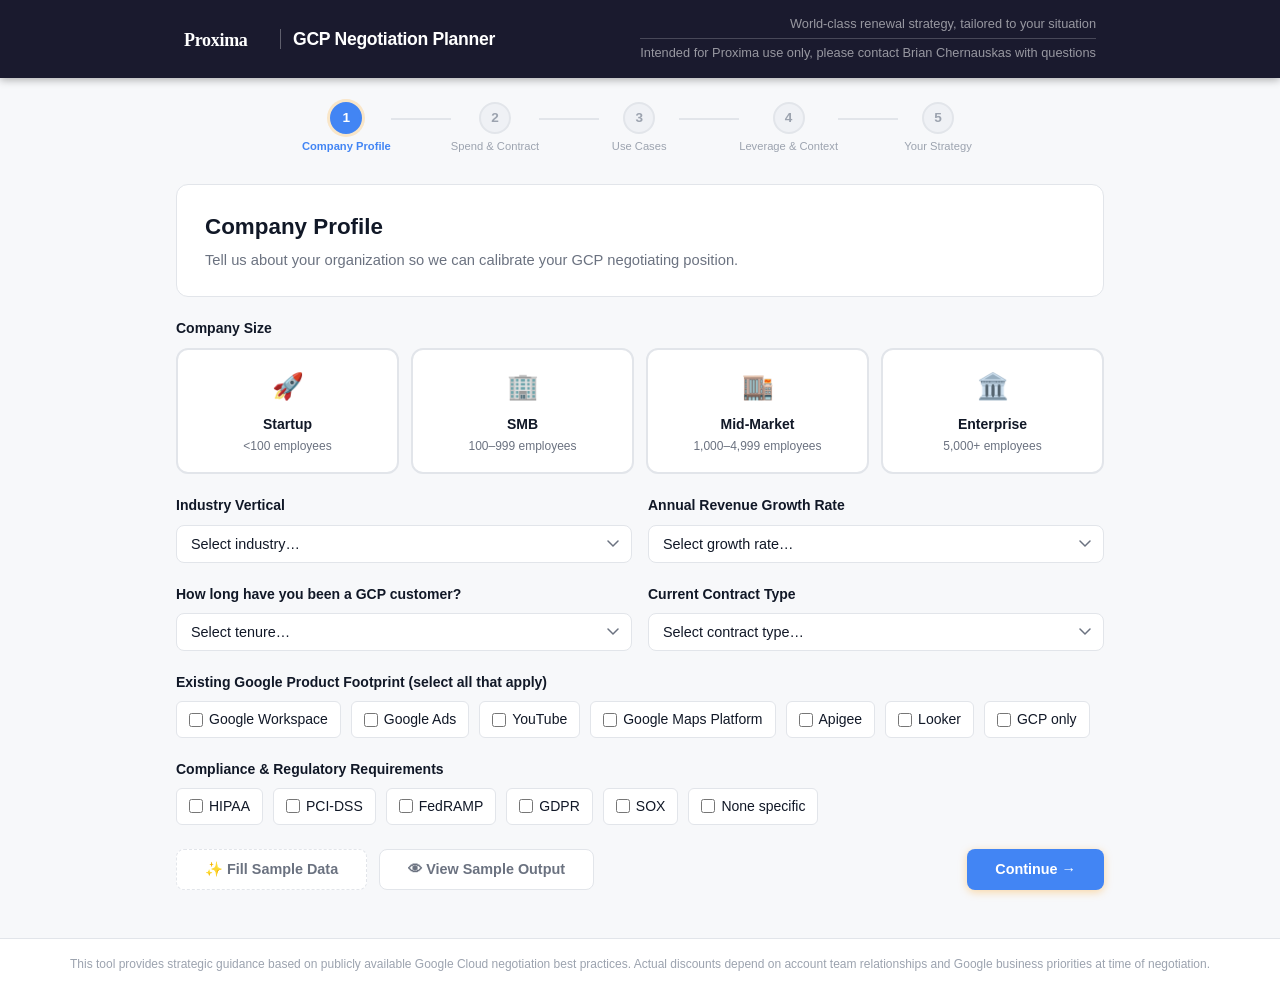
<file: index.html>
<!DOCTYPE html>
<html lang="en">
<head>
  <meta charset="UTF-8" />
<script async src="https://www.googletagmanager.com/gtag/js?id=G-N5E1D26WRG"></script>
<script>window.dataLayer=window.dataLayer||[];function gtag(){dataLayer.push(arguments);}gtag('js',new Date());gtag('config','G-N5E1D26WRG');</script>
  <meta name="viewport" content="width=device-width, initial-scale=1.0" />
  <meta name="robots" content="noindex, nofollow" />
  <title>GCP Renewal Negotiation Planner</title>
  <link rel="stylesheet" href="src/styles.css?v=20260929a" />
</head>
<body>
  <div id="app">
    <header class="app-header">
      <div class="header-inner">
        <div class="logo">
          <svg width="84" height="22" viewBox="0 0 84 22" fill="none" xmlns="http://www.w3.org/2000/svg"><text x="0" y="18" font-family="Georgia, 'Times New Roman', serif" font-size="18" font-weight="700" fill="#ffffff" letter-spacing="-0.3">Proxima</text></svg>
          <span class="logo-divider"></span>
          <span>GCP Negotiation Planner</span>
        </div>
        <div class="header-taglines">
          <div class="header-tagline">World-class renewal strategy, tailored to your situation</div>
          <div class="header-tagline">Intended for Proxima use only, please contact Brian Chernauskas with questions</div>
        </div>
      </div>
    </header>

    <main id="main-content">
      <div class="step-nav" id="step-nav">
        <div class="step-item active" data-step="1"><div class="step-circle">1</div><div class="step-label">Company Profile</div></div>
        <div class="step-connector"></div>
        <div class="step-item" data-step="2"><div class="step-circle">2</div><div class="step-label">Spend & Contract</div></div>
        <div class="step-connector"></div>
        <div class="step-item" data-step="3"><div class="step-circle">3</div><div class="step-label">Use Cases</div></div>
        <div class="step-connector"></div>
        <div class="step-item" data-step="4"><div class="step-circle">4</div><div class="step-label">Leverage & Context</div></div>
        <div class="step-connector"></div>
        <div class="step-item" data-step="5"><div class="step-circle">5</div><div class="step-label">Your Strategy</div></div>
      </div>

      <!-- Step 1 -->
      <section class="step-panel active" id="step-1">
        <div class="panel-header">
          <h2>Company Profile</h2>
          <p>Tell us about your organization so we can calibrate your GCP negotiating position.</p>
        </div>
        <div class="form-grid">
          <div class="form-group">
            <label>Company Size</label>
            <div class="radio-cards" id="company-size">
              <div class="radio-card" data-value="startup"><div class="rc-icon">🚀</div><div class="rc-title">Startup</div><div class="rc-desc">&lt;100 employees</div></div>
              <div class="radio-card" data-value="smb"><div class="rc-icon">🏢</div><div class="rc-title">SMB</div><div class="rc-desc">100–999 employees</div></div>
              <div class="radio-card" data-value="midmarket"><div class="rc-icon">🏬</div><div class="rc-title">Mid-Market</div><div class="rc-desc">1,000–4,999 employees</div></div>
              <div class="radio-card" data-value="enterprise"><div class="rc-icon">🏛️</div><div class="rc-title">Enterprise</div><div class="rc-desc">5,000+ employees</div></div>
            </div>
          </div>
          <div class="form-row-2">
            <div class="form-group">
              <label for="industry">Industry Vertical</label>
              <select id="industry">
                <option value="">Select industry…</option>
                <option value="fintech">Financial Services / Fintech</option>
                <option value="healthcare">Healthcare / Life Sciences</option>
                <option value="retail">Retail / E-commerce</option>
                <option value="saas">SaaS / Technology</option>
                <option value="media">Media / Entertainment</option>
                <option value="manufacturing">Manufacturing / Industrial</option>
                <option value="government">Government / Public Sector</option>
                <option value="education">Education</option>
                <option value="energy">Energy / Utilities</option>
                <option value="gaming">Gaming</option>
                <option value="other">Other</option>
              </select>
            </div>
            <div class="form-group">
              <label for="growth-rate">Annual Revenue Growth Rate</label>
              <select id="growth-rate">
                <option value="">Select growth rate…</option>
                <option value="declining">Declining / Flat (&lt;0%)</option>
                <option value="slow">Slow (0–10%)</option>
                <option value="moderate">Moderate (10–30%)</option>
                <option value="fast">Fast (30–100%)</option>
                <option value="hypergrowth">Hypergrowth (&gt;100%)</option>
              </select>
            </div>
          </div>
          <div class="form-row-2">
            <div class="form-group">
              <label for="gcp-tenure">How long have you been a GCP customer?</label>
              <select id="gcp-tenure">
                <option value="">Select tenure…</option>
                <option value="new">&lt;1 year (new customer)</option>
                <option value="1-3">1–3 years</option>
                <option value="3-5">3–5 years</option>
                <option value="5plus">5+ years (established customer)</option>
              </select>
            </div>
            <div class="form-group">
              <label for="contract-type">Current Contract Type</label>
              <select id="contract-type">
                <option value="">Select contract type…</option>
                <option value="payg">Pay-As-You-Go (PAYG)</option>
                <option value="cud-resource">Resource-based CUDs only</option>
                <option value="cud-spend">Spend-based CUDs only</option>
                <option value="cud-both">Both CUD types</option>
                <option value="ppa">Private Pricing Agreement (PPA)</option>
                <option value="ea">Enterprise Agreement (EA)</option>
              </select>
            </div>
          </div>
          <div class="form-group">
            <label>Existing Google Product Footprint (select all that apply)</label>
            <div class="checkbox-group" id="google-products">
              <label class="checkbox-item"><input type="checkbox" value="workspace" /> Google Workspace</label>
              <label class="checkbox-item"><input type="checkbox" value="google-ads" /> Google Ads</label>
              <label class="checkbox-item"><input type="checkbox" value="youtube" /> YouTube</label>
              <label class="checkbox-item"><input type="checkbox" value="maps" /> Google Maps Platform</label>
              <label class="checkbox-item"><input type="checkbox" value="apigee" /> Apigee</label>
              <label class="checkbox-item"><input type="checkbox" value="looker" /> Looker</label>
              <label class="checkbox-item"><input type="checkbox" value="none" /> GCP only</label>
            </div>
          </div>
          <div class="form-group">
            <label>Compliance & Regulatory Requirements</label>
            <div class="checkbox-group" id="compliance">
              <label class="checkbox-item"><input type="checkbox" value="hipaa" /> HIPAA</label>
              <label class="checkbox-item"><input type="checkbox" value="pci" /> PCI-DSS</label>
              <label class="checkbox-item"><input type="checkbox" value="fedramp" /> FedRAMP</label>
              <label class="checkbox-item"><input type="checkbox" value="gdpr" /> GDPR</label>
              <label class="checkbox-item"><input type="checkbox" value="sox" /> SOX</label>
              <label class="checkbox-item"><input type="checkbox" value="none" /> None specific</label>
            </div>
          </div>
        </div>
        <div class="step-actions"><button class="btn-secondary btn-sample-fill" onclick="fillSampleStep(1, this)">✨ Fill Sample Data</button><button class="btn-secondary" onclick="showSample()" style="margin-right:auto">👁 View Sample Output</button><button class="btn-primary" onclick="nextStep(1)">Continue →</button></div>
      </section>

      <!-- Step 2 -->
      <section class="step-panel" id="step-2">
        <div class="panel-header">
          <h2>Spend & Contract Details</h2>
          <p>GCP's discount stack is unique — SUDs are automatic, CUDs are self-service, and EA pricing sits on top of both.</p>
        </div>
        <div class="form-grid">
          <div class="form-row-2">
            <div class="form-group">
              <label for="annual-spend">Current Annual GCP Spend</label>
              <select id="annual-spend">
                <option value="">Select range…</option>
                <option value="under250k">&lt;$250K</option>
                <option value="250k-1m">$250K–$1M</option>
                <option value="1m-5m">$1M–$5M</option>
                <option value="5m-10m">$5M–$10M</option>
                <option value="10m-25m">$10M–$25M</option>
                <option value="25m-50m">$25M–$50M</option>
                <option value="50mplus">$50M+</option>
              </select>
            </div>
            <div class="form-group">
              <label for="workspace-spend">Annual Google Workspace Spend</label>
              <select id="workspace-spend">
                <option value="">Select range…</option>
                <option value="none">None / Not using Workspace</option>
                <option value="under100k">&lt;$100K</option>
                <option value="100k-500k">$100K–$500K</option>
                <option value="500k-2m">$500K–$2M</option>
                <option value="2mplus">$2M+</option>
              </select>
            </div>
          </div>
          <div class="form-row-2">
            <div class="form-group">
              <label for="spend-growth">Expected GCP Spend Growth (Next 12 months)</label>
              <select id="spend-growth">
                <option value="">Select growth…</option>
                <option value="declining">Declining (&lt;-10%)</option>
                <option value="flat">Flat (±10%)</option>
                <option value="moderate">Moderate (+10–30%)</option>
                <option value="fast">Fast (+30–75%)</option>
                <option value="hypergrowth">Hypergrowth (+75%+)</option>
              </select>
            </div>
            <div class="form-group">
              <label for="renewal-timeline">When does your contract / CUDs expire?</label>
              <select id="renewal-timeline">
                <option value="">Select timeline…</option>
                <option value="within-1mo">Within 1 month (urgent)</option>
                <option value="1-3mo">1–3 months</option>
                <option value="3-6mo">3–6 months</option>
                <option value="6-12mo">6–12 months (ideal window)</option>
                <option value="12plusmo">12+ months out</option>
                <option value="no-contract">No formal contract yet</option>
              </select>
            </div>
          </div>
          <div class="form-row-2">
            <div class="form-group">
              <label for="desired-term">Preferred Commitment Term</label>
              <select id="desired-term">
                <option value="">Select term…</option>
                <option value="1yr">1 Year (CUD or EA)</option>
                <option value="3yr">3 Years (EA / deep CUD discount)</option>
                <option value="flexible">Flexible / TBD</option>
              </select>
            </div>
            <div class="form-group">
              <label for="cud-utilization">Current CUD Utilization Rate</label>
              <select id="cud-utilization">
                <option value="">Select…</option>
                <option value="na">N/A — no CUDs yet</option>
                <option value="under70">Under 70% (significant waste)</option>
                <option value="70-85">70–85% (mild underutilization)</option>
                <option value="85-100">85–100% (on track)</option>
                <option value="over100">Over 100% (exceeded commitment)</option>
              </select>
            </div>
          </div>
          <div class="form-group">
            <label>Discount Programs Currently Active</label>
            <div class="checkbox-group" id="current-discounts">
              <label class="checkbox-item"><input type="checkbox" value="sud" /> Sustained Use Discounts (SUDs — automatic)</label>
              <label class="checkbox-item"><input type="checkbox" value="cud-resource" /> Resource-based CUDs (vCPU/memory commit)</label>
              <label class="checkbox-item"><input type="checkbox" value="cud-spend" /> Spend-based CUDs</label>
              <label class="checkbox-item"><input type="checkbox" value="spot-preemptible" /> Spot / Preemptible VMs</label>
              <label class="checkbox-item"><input type="checkbox" value="ea-discount" /> EA / Private Pricing discount</label>
              <label class="checkbox-item"><input type="checkbox" value="none" /> None / PAYG only</label>
            </div>
          </div>
          <div class="form-group">
            <label for="chargeback-isolation">Internal Cost Chargeback Model</label>
            <select id="chargeback-isolation">
              <option value="">Select…</option>
              <option value="project-scope">Project-scope — each team billed by GCP project</option>
              <option value="billing-account">Billing-account level — centralized tracking only</option>
              <option value="planning">Planning to implement project-level chargeback</option>
              <option value="none">No internal chargeback / single cost center</option>
            </select>
          </div>
          <div class="form-group">
            <label for="flex-cud-footprint">Compute Footprint (Flex CUD consolidation opportunity)</label>
            <select id="flex-cud-footprint">
              <option value="">Select…</option>
              <option value="vms-only">VMs only (Compute Engine)</option>
              <option value="vms-gke">VMs + GKE Standard/Autopilot</option>
              <option value="vms-cloudrun">VMs + Cloud Run</option>
              <option value="full-mix">VMs + GKE + Cloud Run (full mix)</option>
              <option value="gke-cloudrun-only">GKE / Cloud Run only (no VMs)</option>
            </select>
          </div>
          <div class="form-group">
            <label for="casc">Customer Annual Spend Commitment (CASC)</label>
            <select id="casc">
              <option value="">Select…</option>
              <option value="yes-active">Yes — active CASC in place</option>
              <option value="yes-negotiating">In negotiation for a CASC</option>
              <option value="no-eligible">No CASC — but spend likely qualifies</option>
              <option value="no-small">No CASC — spend too small to qualify</option>
            </select>
          </div>
          <div class="form-group">
            <label for="support-tier">Current GCP Support Tier</label>
            <select id="support-tier">
              <option value="">Select support tier…</option>
              <option value="basic">Basic (free)</option>
              <option value="standard">Standard</option>
              <option value="enhanced">Enhanced</option>
              <option value="premium">Premium</option>
            </select>
          </div>
        </div>
        <div class="step-actions"><button class="btn-secondary btn-sample-fill" onclick="fillSampleStep(2, this)" style="margin-right:auto">✨ Fill Sample Data</button>
          <button class="btn-secondary" onclick="prevStep(2)">← Back</button>
          <button class="btn-primary" onclick="nextStep(2)">Continue →</button>
        </div>
      </section>

      <!-- Step 3 -->
      <section class="step-panel" id="step-3">
        <div class="panel-header">
          <h2>GCP Use Cases</h2>
          <p>GCP's discount mechanics vary significantly by service — especially for compute, AI, and data workloads.</p>
        </div>
        <div class="form-grid">
          <div class="form-group">
            <label>Primary Workload Types (select all that apply)</label>
            <div class="use-case-grid" id="use-cases">
              <div class="use-case-card" data-value="compute"><div class="uc-icon">⚙️</div><div class="uc-title">Compute Engine (VMs)</div></div>
              <div class="use-case-card" data-value="gke"><div class="uc-icon">📦</div><div class="uc-title">Google Kubernetes Engine (GKE)</div></div>
              <div class="use-case-card" data-value="serverless"><div class="uc-icon">⚡</div><div class="uc-title">Serverless (Cloud Run, Functions)</div></div>
              <div class="use-case-card" data-value="vertex-ai"><div class="uc-icon">🤖</div><div class="uc-title">AI / ML (Vertex AI, Gemini)</div></div>
              <div class="use-case-card" data-value="bigquery"><div class="uc-icon">📊</div><div class="uc-title">BigQuery (Data Warehouse)</div></div>
              <div class="use-case-card" data-value="databases"><div class="uc-icon">🗄️</div><div class="uc-title">Databases (Cloud SQL, Spanner, Bigtable)</div></div>
              <div class="use-case-card" data-value="storage"><div class="uc-icon">💾</div><div class="uc-title">Storage (Cloud Storage, Filestore)</div></div>
              <div class="use-case-card" data-value="networking"><div class="uc-icon">🌐</div><div class="uc-title">Networking (Cloud CDN, Interconnect)</div></div>
              <div class="use-case-card" data-value="dataflow"><div class="uc-icon">🔀</div><div class="uc-title">Dataflow / Dataproc / Pub/Sub</div></div>
              <div class="use-case-card" data-value="security"><div class="uc-icon">🔒</div><div class="uc-title">Security (Chronicle, Security Command Center)</div></div>
              <div class="use-case-card" data-value="apigee"><div class="uc-icon">🔌</div><div class="uc-title">API Management (Apigee)</div></div>
              <div class="use-case-card" data-value="looker"><div class="uc-icon">👁️</div><div class="uc-title">Looker / Business Intelligence</div></div>
            </div>
          </div>
          <div class="form-row-2">
            <div class="form-group">
              <label for="workload-type">Workload Criticality</label>
              <select id="workload-type">
                <option value="">Select type…</option>
                <option value="production-only">Production-heavy (mostly live traffic)</option>
                <option value="mixed">Mixed production + dev/test</option>
                <option value="dev-heavy">Dev/test heavy (R&D focus)</option>
                <option value="batch">Batch / intermittent (Spot VM opportunity)</option>
              </select>
            </div>
            <div class="form-group">
              <label for="spot-vm-usage">Spot / Preemptible VM Usage</label>
              <select id="spot-vm-usage">
                <option value="">Select…</option>
                <option value="none">Not using Spot VMs</option>
                <option value="some">Some workloads on Spot (&lt;25% of compute)</option>
                <option value="moderate">Moderate Spot usage (25–50%)</option>
                <option value="heavy">Heavy Spot usage (&gt;50% of eligible workloads)</option>
              </select>
            </div>
            <div class="form-group">
              <label for="optimization-status">Infrastructure Optimization Status</label>
              <select id="optimization-status">
                <option value="">Select…</option>
                <option value="unoptimized">Largely unoptimized</option>
                <option value="partially">Partially optimized</option>
                <option value="well-optimized">Well-optimized (Recommender API actioned)</option>
                <option value="expert">Expert-level (FinOps team in place)</option>
              </select>
            </div>
          </div>
          <div class="form-group">
            <label for="bigquery-pricing">BigQuery Pricing Model</label>
            <select id="bigquery-pricing">
              <option value="">Select…</option>
              <option value="on-demand">On-demand (per TB scanned)</option>
              <option value="flat-rate">Flat-rate / capacity pricing</option>
              <option value="not-using">Not using BigQuery</option>
            </select>
          </div>
        </div>
        <div class="step-actions"><button class="btn-secondary btn-sample-fill" onclick="fillSampleStep(3, this)" style="margin-right:auto">✨ Fill Sample Data</button>
          <button class="btn-secondary" onclick="prevStep(3)">← Back</button>
          <button class="btn-primary" onclick="nextStep(3)">Continue →</button>
        </div>
      </section>

      <!-- Step 4 -->
      <section class="step-panel" id="step-4">
        <div class="panel-header">
          <h2>Leverage & Relationship Context</h2>
          <p>GCP is actively growing market share — understand how to use that to your advantage.</p>
        </div>
        <div class="form-grid">
          <div class="form-group">
            <label>Multi-Cloud & Competitive Alternatives</label>
            <div class="radio-cards" id="multicloud">
              <div class="radio-card" data-value="gcp-only"><div class="rc-icon">☁️</div><div class="rc-title">GCP Only</div><div class="rc-desc">All-in on Google Cloud</div></div>
              <div class="radio-card" data-value="gcp-primary"><div class="rc-icon">⚖️</div><div class="rc-title">GCP Primary</div><div class="rc-desc">Some AWS / Azure workloads</div></div>
              <div class="radio-card" data-value="multi-cloud"><div class="rc-icon">🌐</div><div class="rc-title">True Multi-Cloud</div><div class="rc-desc">Significant spend on 2+ clouds</div></div>
              <div class="radio-card" data-value="evaluating"><div class="rc-icon">🔍</div><div class="rc-title">Evaluating GCP</div><div class="rc-desc">Currently on AWS/Azure, evaluating GCP</div></div>
            </div>
          </div>
          <div class="form-row-2">
            <div class="form-group">
              <label for="relationship-quality">Google Account Team Relationship</label>
              <select id="relationship-quality">
                <option value="">Select…</option>
                <option value="none">No dedicated rep</option>
                <option value="poor">Weak / transactional relationship</option>
                <option value="moderate">Moderate — occasional contact</option>
                <option value="strong">Strong — regular cadence with AE/CSE</option>
                <option value="strategic">Strategic — executive sponsorship from Google</option>
              </select>
            </div>
          </div>
          <div class="form-group">
            <label>Strategic Plans (next 12 months)</label>
            <div class="checkbox-group" id="strategic-plans">
              <label class="checkbox-item"><input type="checkbox" value="migrate-to-gcp" /> Migrating workloads TO GCP from AWS/Azure/on-prem</label>
              <label class="checkbox-item"><input type="checkbox" value="ai-expansion" /> Expanding AI/ML workloads (Vertex AI, Gemini)</label>
              <label class="checkbox-item"><input type="checkbox" value="workspace-expand" /> Expanding Google Workspace seats or tiers</label>
              <label class="checkbox-item"><input type="checkbox" value="data-platform" /> Building or expanding data platform (BigQuery, Looker)</label>
              <label class="checkbox-item"><input type="checkbox" value="onprem-exit" /> Exiting on-premises data centers</label>
              <label class="checkbox-item"><input type="checkbox" value="marketplace" /> Expanding ISV software via GCP Marketplace</label>
            </div>
          </div>
          <div class="form-group">
            <label for="switching-from">Switching From / Competitive Context</label>
            <select id="switching-from">
              <option value="">Select…</option>
              <option value="aws">Primarily AWS — evaluating or moving to GCP</option>
              <option value="azure">Primarily Azure — evaluating or moving to GCP</option>
              <option value="both">Both AWS and Azure workloads</option>
              <option value="onprem">On-premises — cloud migration in progress</option>
              <option value="staying">Staying on GCP — renewal only</option>
            </select>
          </div>
        </div>
        <div class="step-actions"><button class="btn-secondary btn-sample-fill" onclick="fillSampleStep(4, this)" style="margin-right:auto">✨ Fill Sample Data</button>
          <button class="btn-secondary" onclick="prevStep(4)">← Back</button>
          <button class="btn-primary" onclick="generateStrategy()">Generate My Strategy →</button>
        </div>
      </section>

      <!-- Step 5 -->
      <section class="step-panel" id="step-5">
        <div id="strategy-output"></div>
        <div class="step-actions" style="margin-top:2rem;">
          <button class="btn-secondary" onclick="prevStep(5)">← Edit Inputs</button>
          <button class="btn-primary" onclick="window.print()">🖨️ Export Strategy</button>
        </div>
      </section>
    </main>

    <footer class="app-footer">
      <p>This tool provides strategic guidance based on publicly available Google Cloud negotiation best practices. Actual discounts depend on account team relationships and Google business priorities at time of negotiation.</p>
    </footer>
  </div>
  <script src="src/app.js?v=20260929a"></script>
</body>
</html>
</file>
<file: src/styles.css>
/* ── Reset & Base ── */
*, *::before, *::after { box-sizing: border-box; margin: 0; padding: 0; }

:root {
  --aws-orange: #4285F4;
  --aws-dark: #1a1a2e;
  --aws-blue: #1A73E8;
  --accent: #FF9900;
  --surface: #FFFFFF;
  --surface-2: #F7F8FA;
  --surface-3: #EFF1F5;
  --border: #E2E5EA;
  --text-primary: #111827;
  --text-secondary: #6B7280;
  --text-muted: #9CA3AF;
  --success: #10B981;
  --warning: #F59E0B;
  --danger: #EF4444;
  --info: #3B82F6;
  --radius: 12px;
  --radius-sm: 8px;
  --shadow-sm: 0 1px 3px rgba(0,0,0,.08), 0 1px 2px rgba(0,0,0,.04);
  --shadow: 0 4px 16px rgba(0,0,0,.08);
  --shadow-lg: 0 8px 32px rgba(0,0,0,.12);
}

body {
  font-family: -apple-system, BlinkMacSystemFont, 'Segoe UI', Roboto, sans-serif;
  background: var(--surface-2);
  color: var(--text-primary);
  line-height: 1.6;
  min-height: 100vh;
}

/* ── Header ── */
.app-header {
  background: var(--aws-dark);
  color: #fff;
  padding: 0;
  position: sticky;
  top: 0;
  z-index: 100;
  box-shadow: 0 2px 8px rgba(0,0,0,.3);
}
.header-inner {
  max-width: 960px;
  margin: 0 auto;
  padding: 14px 24px;
  display: flex;
  align-items: center;
  justify-content: space-between;
  gap: 16px;
}
.logo {
  display: flex;
  align-items: center;
  gap: 10px;
  font-size: 1.1rem;
  font-weight: 700;
  letter-spacing: -.3px;
  color: #fff;
  white-space: nowrap;
}
.logo-divider {
  display: inline-block;
  width: 1px;
  height: 20px;
  background: rgba(255,255,255,.3);
  margin: 0 2px;
}
.header-taglines {
  display: flex;
  flex-direction: column;
  align-items: flex-end;
  gap: 4px;
}
.header-tagline {
  font-size: .8rem;
  color: rgba(255,255,255,.55);
  text-align: right;
}
.header-tagline + .header-tagline {
  padding-top: 4px;
  border-top: 1px solid rgba(255,255,255,.2);
}

/* ── Main layout ── */
#main-content {
  max-width: 960px;
  margin: 0 auto;
  padding: 24px 16px 48px;
}

/* ── Step Nav ── */
.step-nav {
  display: flex;
  align-items: center;
  justify-content: center;
  gap: 0;
  margin-bottom: 28px;
  flex-wrap: wrap;
  row-gap: 8px;
}
.step-item {
  display: flex;
  flex-direction: column;
  align-items: center;
  gap: 4px;
  cursor: default;
  min-width: 80px;
}
.step-circle {
  width: 32px;
  height: 32px;
  border-radius: 50%;
  background: var(--surface-3);
  color: var(--text-muted);
  font-size: .85rem;
  font-weight: 700;
  display: flex;
  align-items: center;
  justify-content: center;
  border: 2px solid var(--border);
  transition: all .2s;
}
.step-item.active .step-circle {
  background: var(--aws-orange);
  color: #fff;
  border-color: var(--aws-orange);
  box-shadow: 0 0 0 3px rgba(255,153,0,.2);
}
.step-item.done .step-circle {
  background: var(--success);
  color: #fff;
  border-color: var(--success);
}
.step-label {
  font-size: .7rem;
  color: var(--text-muted);
  text-align: center;
  white-space: nowrap;
}
.step-item.active .step-label { color: var(--aws-orange); font-weight: 600; }
.step-item.done .step-label { color: var(--success); }
.step-connector {
  flex: 1;
  height: 2px;
  background: var(--border);
  min-width: 20px;
  max-width: 60px;
  margin-bottom: 20px;
}

/* ── Step Panels ── */
.step-panel { display: none; }
.step-panel.active { display: block; animation: fadeIn .3s ease; }
@keyframes fadeIn { from { opacity:0; transform:translateY(8px); } to { opacity:1; transform:translateY(0); } }

.panel-header {
  background: var(--surface);
  border: 1px solid var(--border);
  border-radius: var(--radius);
  padding: 24px 28px;
  margin-bottom: 20px;
}
.panel-header h2 {
  font-size: 1.4rem;
  font-weight: 700;
  color: var(--text-primary);
  margin-bottom: 4px;
}
.panel-header p {
  color: var(--text-secondary);
  font-size: .92rem;
}

/* ── Forms ── */
.form-grid { display: flex; flex-direction: column; gap: 20px; }

.form-group { display: flex; flex-direction: column; gap: 8px; }

.form-row-2 {
  display: grid;
  grid-template-columns: 1fr 1fr;
  gap: 16px;
}
@media (max-width: 600px) { .form-row-2 { grid-template-columns: 1fr; } }

label {
  font-size: .875rem;
  font-weight: 600;
  color: var(--text-primary);
}

select, input[type="text"], textarea {
  width: 100%;
  padding: 10px 14px;
  border: 1.5px solid var(--border);
  border-radius: var(--radius-sm);
  font-size: .9rem;
  color: var(--text-primary);
  background: var(--surface);
  appearance: none;
  transition: border-color .15s, box-shadow .15s;
  background-image: url("data:image/svg+xml,%3Csvg xmlns='http://www.w3.org/2000/svg' width='12' height='8' viewBox='0 0 12 8'%3E%3Cpath d='M1 1l5 5 5-5' stroke='%236B7280' stroke-width='1.5' fill='none' stroke-linecap='round'/%3E%3C/svg%3E");
  background-repeat: no-repeat;
  background-position: right 12px center;
}
select:focus, input[type="text"]:focus {
  outline: none;
  border-color: var(--aws-orange);
  box-shadow: 0 0 0 3px rgba(255,153,0,.15);
}

/* ── Radio Cards ── */
.radio-cards {
  display: grid;
  grid-template-columns: repeat(auto-fit, minmax(140px, 1fr));
  gap: 12px;
}
.radio-card {
  background: var(--surface);
  border: 2px solid var(--border);
  border-radius: var(--radius);
  padding: 16px 12px;
  cursor: pointer;
  text-align: center;
  transition: all .15s;
  user-select: none;
}
.radio-card:hover { border-color: var(--aws-orange); background: #FFF8EE; }
.radio-card.selected {
  border-color: var(--aws-orange);
  background: #FFF3DC;
  box-shadow: 0 0 0 3px rgba(255,153,0,.15);
}
.rc-icon { font-size: 1.6rem; margin-bottom: 6px; }
.rc-title { font-size: .875rem; font-weight: 700; color: var(--text-primary); }
.rc-desc { font-size: .75rem; color: var(--text-secondary); margin-top: 2px; }

/* ── Use Case Cards ── */
.use-case-grid {
  display: grid;
  grid-template-columns: repeat(auto-fill, minmax(160px, 1fr));
  gap: 10px;
}
.use-case-card {
  background: var(--surface);
  border: 2px solid var(--border);
  border-radius: var(--radius-sm);
  padding: 12px;
  cursor: pointer;
  text-align: center;
  transition: all .15s;
  user-select: none;
}
.use-case-card:hover { border-color: var(--aws-orange); background: #FFF8EE; }
.use-case-card.selected {
  border-color: var(--aws-orange);
  background: #FFF3DC;
}
.uc-icon { font-size: 1.3rem; margin-bottom: 4px; }
.uc-title { font-size: .78rem; font-weight: 600; color: var(--text-primary); }

/* ── Checkboxes ── */
.checkbox-group {
  display: flex;
  flex-wrap: wrap;
  gap: 10px;
}
.checkbox-item {
  display: flex;
  align-items: center;
  gap: 6px;
  font-size: .875rem;
  font-weight: 400;
  color: var(--text-primary);
  cursor: pointer;
  background: var(--surface);
  border: 1.5px solid var(--border);
  border-radius: 6px;
  padding: 6px 12px;
  transition: all .15s;
}
.checkbox-item:hover { border-color: var(--aws-orange); }
.checkbox-item input[type="checkbox"] { accent-color: var(--aws-orange); width: 14px; height: 14px; }

/* ── Buttons ── */
.step-actions {
  display: flex;
  justify-content: flex-end;
  gap: 12px;
  margin-top: 24px;
}
.btn-primary, .btn-secondary {
  padding: 11px 28px;
  border-radius: var(--radius-sm);
  font-size: .9rem;
  font-weight: 700;
  cursor: pointer;
  border: none;
  transition: all .15s;
}
.btn-primary {
  background: var(--aws-orange);
  color: #fff;
  box-shadow: 0 2px 8px rgba(255,153,0,.35);
}
.btn-primary:hover { background: #e68900; transform: translateY(-1px); box-shadow: 0 4px 12px rgba(255,153,0,.4); }
.btn-secondary {
  background: var(--surface);
  color: var(--text-secondary);
  border: 1.5px solid var(--border);
}
.btn-secondary:hover { background: var(--surface-3); color: var(--text-primary); }

/* ── Strategy Output ── */
.strategy-container {
  background: var(--surface);
  border: 1px solid var(--border);
  border-radius: var(--radius);
  overflow: hidden;
}

.strategy-hero {
  background: linear-gradient(135deg, var(--aws-dark) 0%, #1a2a3a 100%);
  color: #fff;
  padding: 32px 32px 28px;
  position: relative;
  overflow: hidden;
}
.strategy-hero::after {
  content: '';
  position: absolute;
  right: -40px;
  top: -40px;
  width: 200px;
  height: 200px;
  border-radius: 50%;
  background: rgba(255,153,0,.1);
}
.strategy-hero h2 { font-size: 1.5rem; font-weight: 800; margin-bottom: 4px; }
.strategy-hero .subtitle { font-size: .9rem; color: rgba(255,255,255,.65); margin-bottom: 20px; }

.score-row {
  display: flex;
  gap: 16px;
  flex-wrap: wrap;
}
.score-pill {
  background: rgba(255,255,255,.1);
  border: 1px solid rgba(255,255,255,.2);
  border-radius: 100px;
  padding: 6px 16px;
  font-size: .82rem;
  display: flex;
  align-items: center;
  gap: 6px;
}
.score-pill .pill-label { color: rgba(255,255,255,.6); }
.score-pill .pill-value { font-weight: 700; color: var(--aws-orange); }

.strategy-body { padding: 28px 32px; display: flex; flex-direction: column; gap: 28px; }

.strategy-section { border: 1px solid var(--border); border-radius: var(--radius); overflow: hidden; }
.section-header {
  background: var(--surface-2);
  padding: 14px 20px;
  display: flex;
  align-items: center;
  gap: 10px;
  border-bottom: 1px solid var(--border);
}
.section-header .section-icon { font-size: 1.15rem; }
.section-header h3 { font-size: 1rem; font-weight: 700; color: var(--text-primary); }
.section-badge {
  margin-left: auto;
  background: var(--aws-orange);
  color: #fff;
  font-size: .7rem;
  font-weight: 700;
  padding: 2px 8px;
  border-radius: 100px;
}
.section-badge.blue { background: var(--info); }
.section-badge.green { background: var(--success); }
.section-badge.red { background: var(--danger); }
.section-content { padding: 18px 20px; }

/* ── Discount Estimate Bar ── */
.discount-estimate {
  background: linear-gradient(90deg, #FFF3DC, #FFF8EE);
  border: 1.5px solid rgba(255,153,0,.3);
  border-radius: var(--radius);
  padding: 20px 24px;
  display: flex;
  align-items: center;
  gap: 24px;
  flex-wrap: wrap;
}
.de-range {
  font-size: 2.2rem;
  font-weight: 900;
  color: var(--aws-orange);
  white-space: nowrap;
}
.de-label { font-size: .82rem; color: var(--text-secondary); margin-top: 2px; }
.de-bar-wrap { flex: 1; min-width: 160px; }
.de-bar-bg {
  height: 10px;
  background: var(--surface-3);
  border-radius: 100px;
  overflow: hidden;
}
.de-bar-fill {
  height: 100%;
  background: linear-gradient(90deg, var(--aws-orange), #e68900);
  border-radius: 100px;
  transition: width 1s ease;
}
.de-note { font-size: .8rem; color: var(--text-muted); margin-top: 6px; }

/* ── Tactic Cards ── */
.tactics-list { display: flex; flex-direction: column; gap: 12px; }
.tactic-card {
  background: var(--surface);
  border: 1px solid var(--border);
  border-radius: var(--radius-sm);
  padding: 14px 16px;
  display: flex;
  gap: 14px;
  align-items: flex-start;
}
.tactic-num {
  width: 28px;
  height: 28px;
  border-radius: 50%;
  background: var(--aws-orange);
  color: #fff;
  font-size: .8rem;
  font-weight: 800;
  display: flex;
  align-items: center;
  justify-content: center;
  flex-shrink: 0;
}
.tactic-body {}
.tactic-title { font-size: .9rem; font-weight: 700; color: var(--text-primary); }
.tactic-desc { font-size: .82rem; color: var(--text-secondary); margin-top: 3px; line-height: 1.5; }
.tactic-impact {
  margin-top: 6px;
  display: inline-block;
  font-size: .72rem;
  font-weight: 700;
  padding: 2px 8px;
  border-radius: 4px;
}
.impact-high { background: #DCFCE7; color: #166534; }
.impact-medium { background: #FEF9C3; color: #854D0E; }
.impact-low { background: #F1F5F9; color: #475569; }

/* ── Timeline ── */
.timeline { display: flex; flex-direction: column; gap: 0; }
.timeline-item { display: flex; gap: 16px; padding-bottom: 20px; position: relative; }
.timeline-item:last-child { padding-bottom: 0; }
.timeline-left { display: flex; flex-direction: column; align-items: center; }
.tl-dot {
  width: 34px;
  height: 34px;
  border-radius: 50%;
  background: var(--aws-orange);
  color: #fff;
  font-size: .75rem;
  font-weight: 800;
  display: flex;
  align-items: center;
  justify-content: center;
  flex-shrink: 0;
}
.tl-line {
  width: 2px;
  flex: 1;
  background: var(--border);
  margin-top: 4px;
}
.timeline-item:last-child .tl-line { display: none; }
.tl-content { padding-top: 4px; padding-bottom: 4px; }
.tl-phase { font-size: .75rem; font-weight: 700; text-transform: uppercase; letter-spacing: .5px; color: var(--aws-orange); }
.tl-title { font-size: .92rem; font-weight: 700; color: var(--text-primary); margin: 2px 0; }
.tl-desc { font-size: .82rem; color: var(--text-secondary); line-height: 1.5; }
.tl-tasks { margin-top: 8px; display: flex; flex-direction: column; gap: 4px; }
.tl-task {
  display: flex;
  align-items: flex-start;
  gap: 6px;
  font-size: .8rem;
  color: var(--text-secondary);
}
.tl-task::before { content: '→'; color: var(--aws-orange); font-weight: 700; flex-shrink: 0; }

/* ── Alert / Warning Boxes ── */
.alert {
  border-radius: var(--radius-sm);
  padding: 12px 16px;
  font-size: .85rem;
  display: flex;
  gap: 10px;
  align-items: flex-start;
  line-height: 1.5;
}
.alert-warning { background: #FFFBEB; border: 1px solid #FDE68A; color: #92400E; }
.alert-info { background: #EFF6FF; border: 1px solid #BFDBFE; color: #1E40AF; }
.alert-success { background: #F0FDF4; border: 1px solid #BBF7D0; color: #166534; }
.alert-danger { background: #FEF2F2; border: 1px solid #FECACA; color: #991B1B; }
.alert-icon { font-size: 1rem; flex-shrink: 0; }
.alerts-list { display: flex; flex-direction: column; gap: 10px; }

/* ── Concessions Grid ── */
.concessions-grid {
  display: grid;
  grid-template-columns: repeat(auto-fill, minmax(200px, 1fr));
  gap: 12px;
}
.concession-card {
  background: var(--surface);
  border: 1px solid var(--border);
  border-radius: var(--radius-sm);
  padding: 14px;
}
.cc-icon { font-size: 1.3rem; margin-bottom: 6px; }
.cc-title { font-size: .85rem; font-weight: 700; color: var(--text-primary); }
.cc-desc { font-size: .78rem; color: var(--text-secondary); margin-top: 3px; }
.cc-priority {
  margin-top: 8px;
  font-size: .7rem;
  font-weight: 700;
  text-transform: uppercase;
  letter-spacing: .4px;
}
.priority-must { color: var(--danger); }
.priority-should { color: var(--warning); }
.priority-nice { color: var(--text-muted); }

/* ── Questions to Ask ── */
.questions-list { display: flex; flex-direction: column; gap: 8px; }
.question-item {
  background: var(--surface-2);
  border-left: 3px solid var(--aws-orange);
  padding: 10px 14px;
  border-radius: 0 var(--radius-sm) var(--radius-sm) 0;
  font-size: .85rem;
  color: var(--text-primary);
}

/* ── Risk flags ── */
.risk-grid {
  display: grid;
  grid-template-columns: repeat(auto-fill, minmax(220px, 1fr));
  gap: 10px;
}
.risk-card {
  border-radius: var(--radius-sm);
  padding: 12px 14px;
}
.risk-card.high { background: #FEF2F2; border: 1px solid #FECACA; }
.risk-card.medium { background: #FFFBEB; border: 1px solid #FDE68A; }
.risk-card.low { background: #F0FDF4; border: 1px solid #BBF7D0; }
.risk-title { font-size: .85rem; font-weight: 700; margin-bottom: 3px; }
.risk-card.high .risk-title { color: #991B1B; }
.risk-card.medium .risk-title { color: #92400E; }
.risk-card.low .risk-title { color: #166534; }
.risk-desc { font-size: .78rem; color: var(--text-secondary); }

/* ── Footer ── */
.app-footer {
  background: var(--surface);
  border-top: 1px solid var(--border);
  text-align: center;
  padding: 16px 24px;
  font-size: .75rem;
  color: var(--text-muted);
}

/* ── Print ── */
@media print {
  .app-header, .step-nav, .step-actions, .app-footer { display: none !important; }
  /* Print whatever panel is on screen. Do NOT hard-code step ids here — the
     output panel's number changes when steps are added or removed, and an id
     list silently prints a blank page when it drifts. */
  .step-panel { display: none !important; }
  .step-panel.active { display: block !important; }
  body { background: #fff; }
  .print-proxima-header { display: flex !important; }
  .proxima-strategy-footer {
    color: #444 !important;
    border-top: 1px solid #ccc !important;
  }
}

.print-proxima-header {
  display: none;
  align-items: center;
  gap: 10px;
  padding: 12px 0 10px;
  margin-bottom: 8px;
  border-bottom: 2px solid #1a73e8;
}
.print-proxima-header .print-logo-text {
  font-family: Georgia, 'Times New Roman', serif;
  font-size: 18px;
  font-weight: 700;
  letter-spacing: -0.3px;
  color: #1a73e8;
}
.print-proxima-header .print-divider {
  display: inline-block;
  width: 1px;
  height: 18px;
  background: #888;
}
.print-proxima-header .print-tool-name {
  font-size: 13px;
  color: #555;
}

/* ── Sample output marking ── */
.sample-banner { display:flex; gap:12px; align-items:flex-start; background:#FEF3C7; border:1px solid #FCD34D; border-left:4px solid #D97706; border-radius:10px; padding:14px 18px; margin-bottom:18px; color:#78350F; font-size:.88rem; line-height:1.55; }
.sample-banner strong { color:#78350F; }
.sample-tag { flex-shrink:0; font-weight:800; font-size:.72rem; letter-spacing:.12em; background:#D97706; color:#fff; padding:4px 9px; border-radius:4px; margin-top:1px; }
body.is-sample .strategy-hero h2::after { content:' — Sample'; color:#FBBF24; }
@media print {
  .sample-banner, .sample-tag { -webkit-print-color-adjust:exact; print-color-adjust:exact; }
  body.is-sample::before { content:'SAMPLE DATA'; position:fixed; top:50%; left:50%; transform:translate(-50%,-50%) rotate(-32deg); font-size:110px; font-weight:800; letter-spacing:.06em; color:rgba(217,119,6,.10); z-index:9999; pointer-events:none; white-space:nowrap; }
  body.is-sample .print-proxima-header::after { content:'SAMPLE DATA — NOT A CLIENT ANALYSIS'; margin-left:auto; font-size:11px; font-weight:800; letter-spacing:.08em; color:#B45309; }
}

.btn-sample-fill { border-style: dashed !important; }

/* ── Compact header on phones ──
   The two taglines wrap into a tall column on narrow screens, and the header
   is sticky, so it held close to half the viewport. The Proxima-use notice
   also appears on the strategy output, so hiding the taglines loses nothing. */
@media (max-width: 640px) {
  .header-inner { padding: 10px 16px; gap: 10px; }
  .header-taglines { display: none; }
  .logo { font-size: .95rem; gap: 8px; white-space: normal; line-height: 1.25; }
  .logo svg { width: 70px; height: auto; flex-shrink: 0; }
}

/* ── Print-safe strategy output ──
   The hero is white text on a dark gradient. In print that gradient depended on
   "Background graphics" being enabled (and on a colour variable some planners
   never defined), so the title, subtitle, and score labels printed white on
   white. Print the hero as dark text on white instead, so it never depends on
   background printing. Also stop the panel fade-in from printing a mid-animation
   frame, and keep cards from splitting across pages. */
@media print {
  .step-panel.active { animation: none !important; }
  .strategy-container, .strategy-section { overflow: visible !important; }
  .strategy-hero { background: #fff !important; color: #111827 !important; padding: 18px 4px 16px !important; border-bottom: 2px solid #D1D5DB; }
  .strategy-hero::after { display: none !important; }
  .strategy-hero h2 { color: #111827 !important; }
  .strategy-hero .subtitle, .strategy-hero > div:not(.score-row) { color: #4B5563 !important; }
  .score-pill { background: #F9FAFB !important; border: 1px solid #D1D5DB !important; }
  .score-pill .pill-label { color: #6B7280 !important; }
  .score-pill .pill-value:not([style]) { color: #111827 !important; }
  body.is-sample .strategy-hero h2::after { color: #B45309 !important; }
  .tactic-card, .concession-card, .risk-card, .alert, .timeline-item, .question-item, .discount-estimate, .exposure-card, tr { break-inside: avoid; }
  .section-header { break-after: avoid; }
}
</file>
